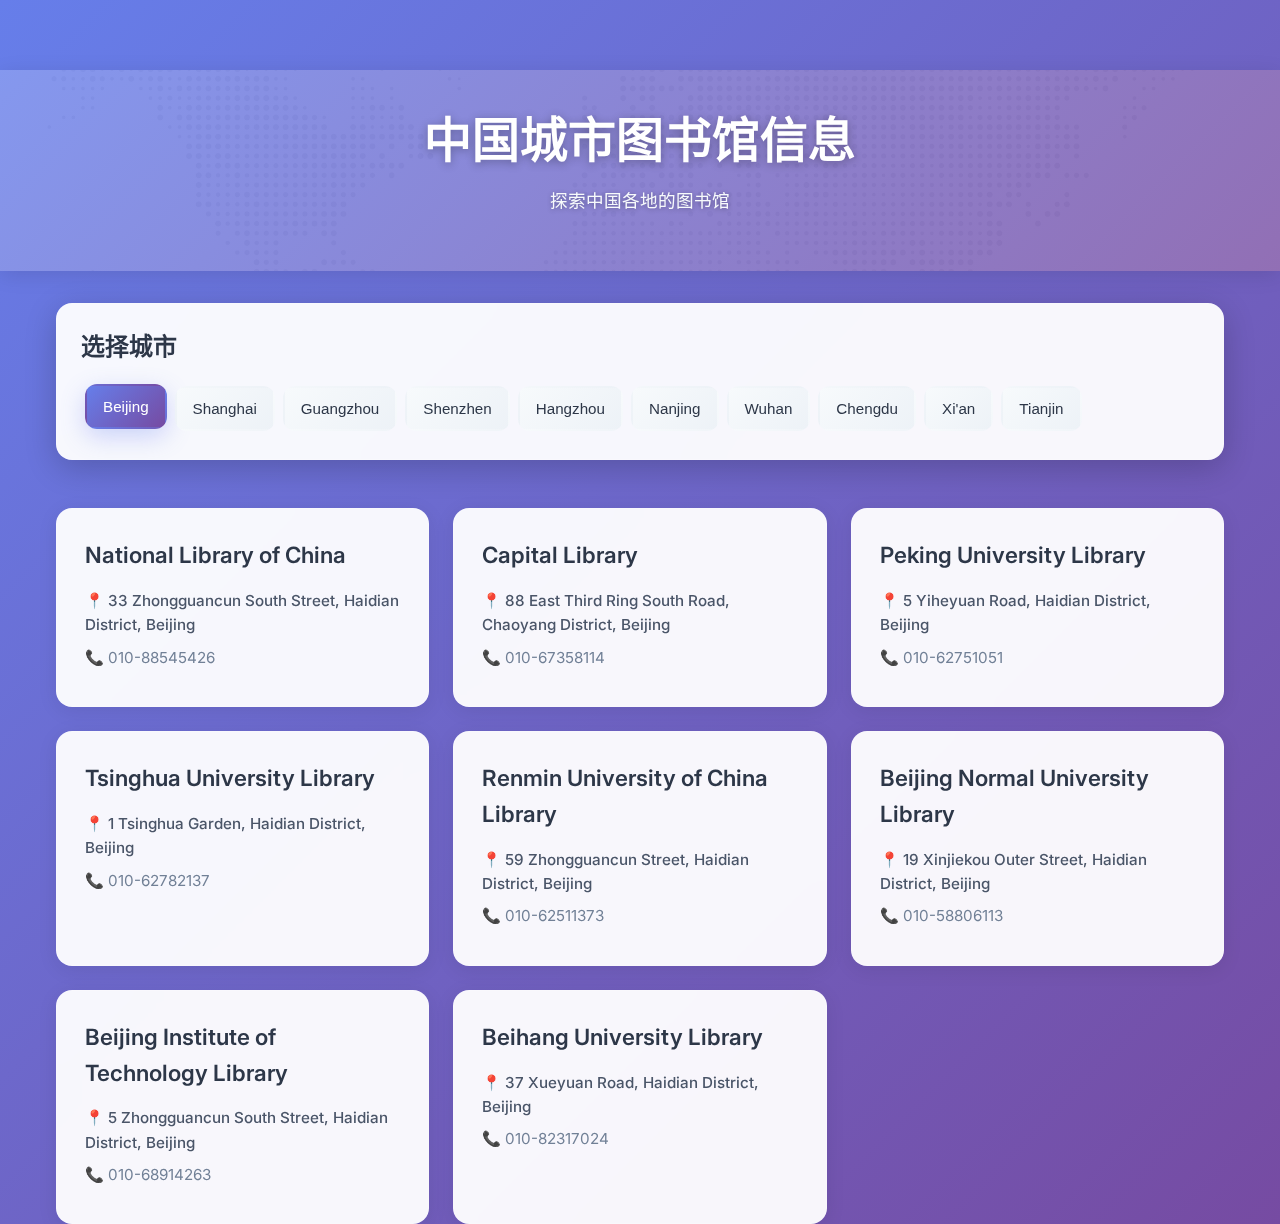
<file: index.html>
<!DOCTYPE html>
<html lang="zh-CN">
<head>
    <meta charset="UTF-8">
    <meta name="viewport" content="width=device-width, initial-scale=1.0">
    <title>中国城市图书馆信息</title>
    <link rel="stylesheet" href="style.css">
    <link rel="icon" href="data:image/svg+xml,<svg xmlns='http://www.w3.org/2000/svg' viewBox='0 0 100 100'><text y='.9em' font-size='90'>📚</text></svg>">
</head>
<body>
    <header>
        <h1>中国城市图书馆信息</h1>
        <p>探索中国各地的图书馆</p>
    </header>
    <main>
        <div id="city-list">
            <h2>选择城市</h2>
        </div>
        <div id="library-list"></div>
    </main>
    <div id="library-modal" class="modal hidden">
        <div class="modal-content">
            <button class="close-btn">&times;</button>
            <div id="library-details"></div>
        </div>
    </div>
    <script src="data.js"></script>
    <script src="script.js"></script>
</body>
</html>
</file>
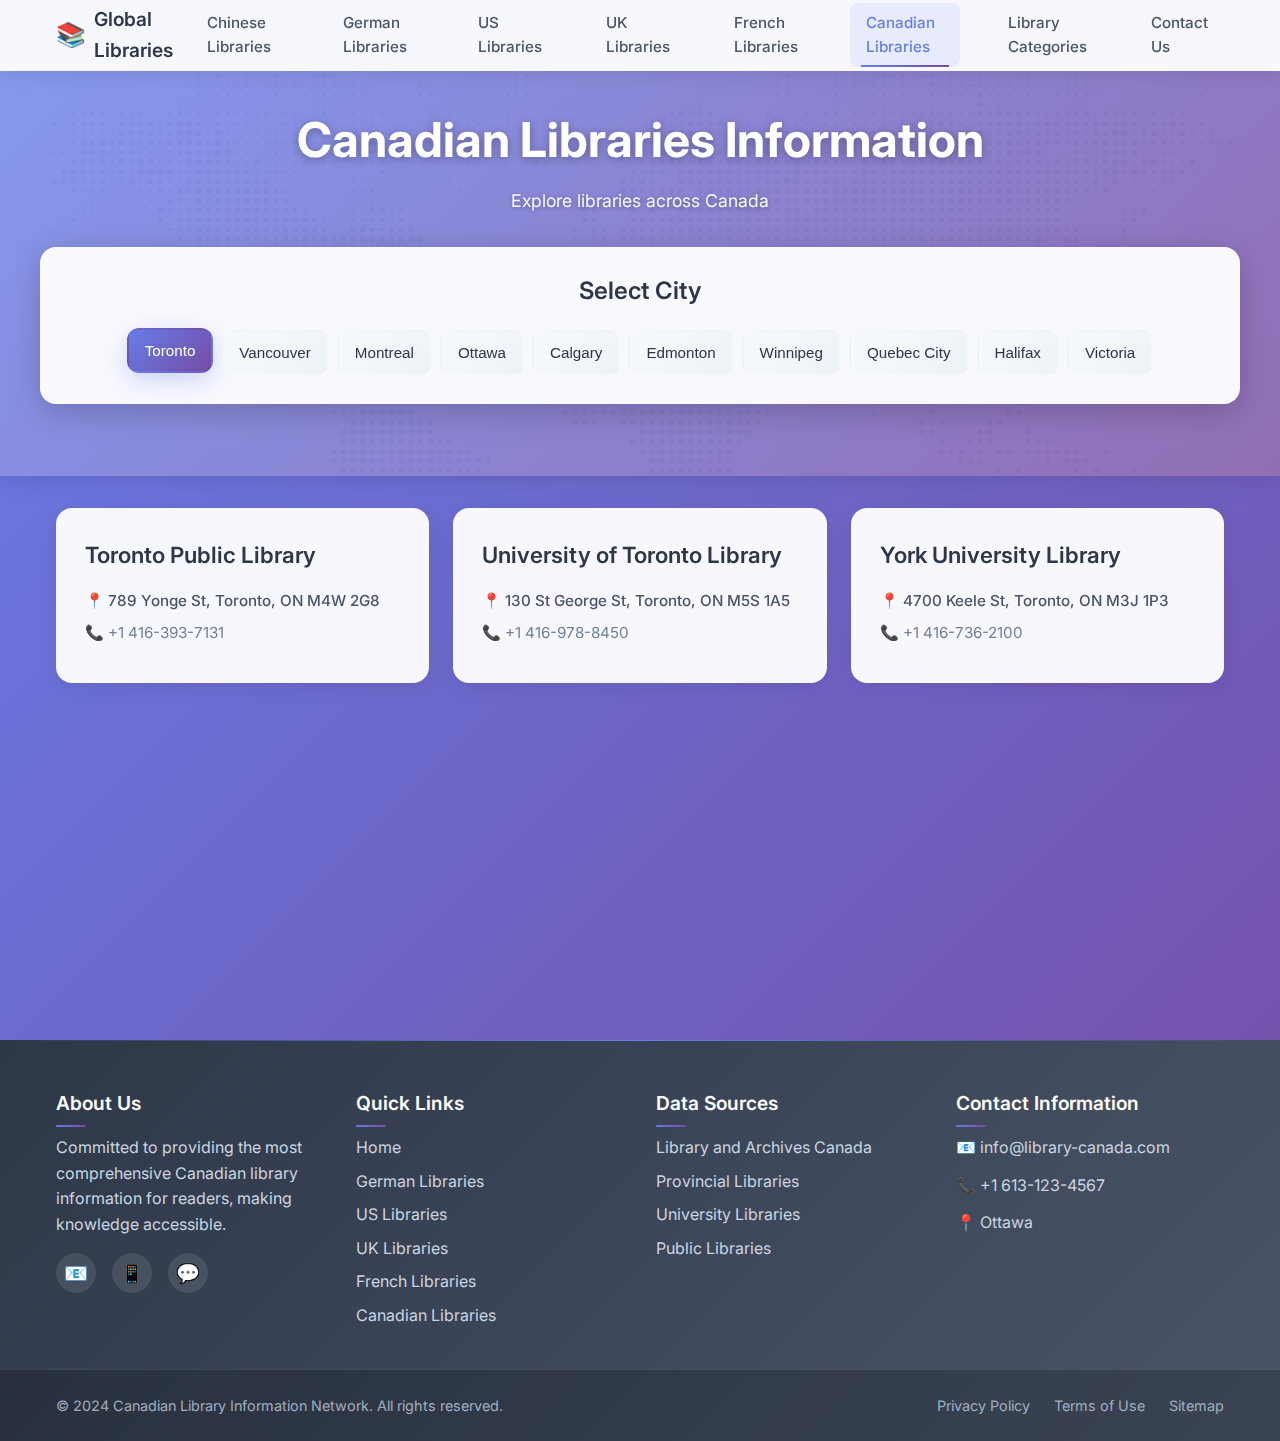
<file: canada.html>
<!DOCTYPE html>
<html lang="en">
<head>
    <meta charset="UTF-8">
    <meta name="viewport" content="width=device-width, initial-scale=1.0">
    <title>Canadian Libraries Information</title>
    <link rel="stylesheet" href="style.css">
    <link rel="icon" href="data:image/svg+xml,<svg xmlns='http://www.w3.org/2000/svg' viewBox='0 0 100 100'><text y='.9em' font-size='90'>📚</text></svg>">
</head>
<body>
    <!-- Navigation Menu -->
    <nav class="main-nav">
        <div class="nav-container">
            <div class="nav-logo">
                <a href="index.html">
                    <span class="logo-icon">📚</span>
                    <span class="logo-text">Global Libraries</span>
                </a>
            </div>
            
            <div class="nav-menu">
                <a href="index.html" class="nav-link">Chinese Libraries</a>
                <a href="germany.html" class="nav-link">German Libraries</a>
                <a href="usa.html" class="nav-link">US Libraries</a>
                <a href="uk.html" class="nav-link">UK Libraries</a>
                <a href="france.html" class="nav-link">French Libraries</a>
                <a href="canada.html" class="nav-link">Canadian Libraries</a>
                <a href="#" class="nav-link">Library Categories</a>
                <a href="#" class="nav-link">Contact Us</a>
            </div>
            
            <div class="nav-toggle" id="nav-toggle">
                <span></span>
                <span></span>
                <span></span>
            </div>
        </div>
    </nav>
    
    <header>
        <h1>Canadian Libraries Information</h1>
        <p>Explore libraries across Canada</p>
        <div id="city-list">
            <h2>Select City</h2>
        </div>
    </header>
    <main>
        <div id="library-list"></div>
    </main>
    
    <footer class="footer">
        <div class="footer-content">
            <div class="footer-section">
                <h3>About Us</h3>
                <p>Committed to providing the most comprehensive Canadian library information for readers, making knowledge accessible.</p>
                <div class="social-links">
                    <a href="#" class="social-link">📧</a>
                    <a href="#" class="social-link">📱</a>
                    <a href="#" class="social-link">💬</a>
                </div>
            </div>
            
            <div class="footer-section">
                <h3>Quick Links</h3>
                <ul class="footer-links">
                    <li><a href="index.html">Home</a></li>
                    <li><a href="germany.html">German Libraries</a></li>
                    <li><a href="usa.html">US Libraries</a></li>
                    <li><a href="uk.html">UK Libraries</a></li>
                    <li><a href="france.html">French Libraries</a></li>
                    <li><a href="canada.html">Canadian Libraries</a></li>
                </ul>
            </div>
            
            <div class="footer-section">
                <h3>Data Sources</h3>
                <ul class="footer-links">
                    <li><a href="#">Library and Archives Canada</a></li>
                    <li><a href="#">Provincial Libraries</a></li>
                    <li><a href="#">University Libraries</a></li>
                    <li><a href="#">Public Libraries</a></li>
                </ul>
            </div>
            
            <div class="footer-section">
                <h3>Contact Information</h3>
                <div class="contact-info">
                    <p>📧 info@library-canada.com</p>
                    <p>📞 +1 613-123-4567</p>
                    <p>📍 Ottawa</p>
                </div>
            </div>
        </div>
        
        <div class="footer-bottom">
            <div class="footer-bottom-content">
                <p>&copy; 2024 Canadian Library Information Network. All rights reserved.</p>
                <div class="footer-bottom-links">
                    <a href="#">Privacy Policy</a>
                    <a href="#">Terms of Use</a>
                    <a href="#">Sitemap</a>
                </div>
            </div>
        </div>
    </footer>
    
    <div id="library-modal" class="modal hidden">
        <div class="modal-content">
            <button class="close-btn">&times;</button>
            <div id="library-details"></div>
        </div>
    </div>
    <script src="canada-data.js"></script>
    <script src="canada-script.js"></script>
    <script src="nav.js"></script>
</body>
</html>
</file>
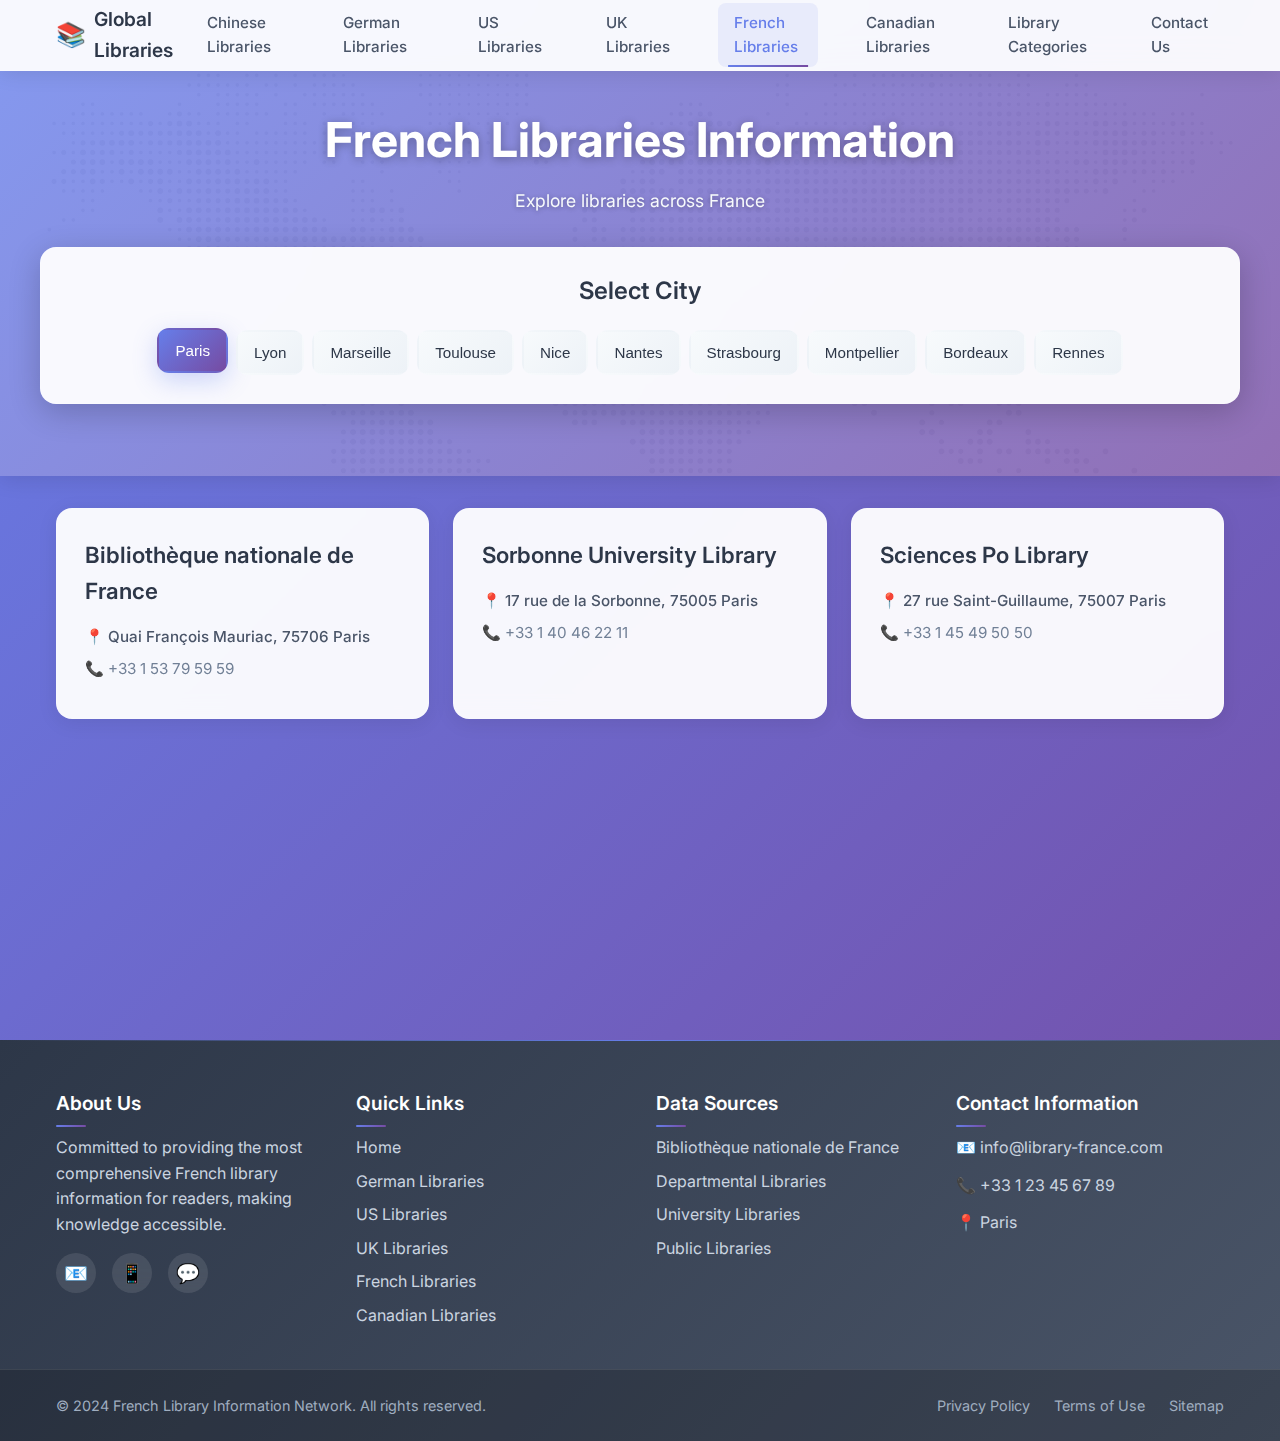
<file: france.html>
<!DOCTYPE html>
<html lang="en">
<head>
    <meta charset="UTF-8">
    <meta name="viewport" content="width=device-width, initial-scale=1.0">
    <title>French Libraries Information</title>
    <link rel="stylesheet" href="style.css">
    <link rel="icon" href="data:image/svg+xml,<svg xmlns='http://www.w3.org/2000/svg' viewBox='0 0 100 100'><text y='.9em' font-size='90'>📚</text></svg>">
</head>
<body>
    <!-- Navigation Menu -->
    <nav class="main-nav">
        <div class="nav-container">
            <div class="nav-logo">
                <a href="index.html">
                    <span class="logo-icon">📚</span>
                    <span class="logo-text">Global Libraries</span>
                </a>
            </div>
            
            <div class="nav-menu">
                <a href="index.html" class="nav-link">Chinese Libraries</a>
                <a href="germany.html" class="nav-link">German Libraries</a>
                <a href="usa.html" class="nav-link">US Libraries</a>
                <a href="uk.html" class="nav-link">UK Libraries</a>
                <a href="france.html" class="nav-link">French Libraries</a>
                <a href="canada.html" class="nav-link">Canadian Libraries</a>
                <a href="#" class="nav-link">Library Categories</a>
                <a href="#" class="nav-link">Contact Us</a>
            </div>
            
            <div class="nav-toggle" id="nav-toggle">
                <span></span>
                <span></span>
                <span></span>
            </div>
        </div>
    </nav>
    
    <header>
        <h1>French Libraries Information</h1>
        <p>Explore libraries across France</p>
        <div id="city-list">
            <h2>Select City</h2>
        </div>
    </header>
    <main>
        <div id="library-list"></div>
    </main>
    
    <footer class="footer">
        <div class="footer-content">
            <div class="footer-section">
                <h3>About Us</h3>
                <p>Committed to providing the most comprehensive French library information for readers, making knowledge accessible.</p>
                <div class="social-links">
                    <a href="#" class="social-link">📧</a>
                    <a href="#" class="social-link">📱</a>
                    <a href="#" class="social-link">💬</a>
                </div>
            </div>
            
            <div class="footer-section">
                <h3>Quick Links</h3>
                <ul class="footer-links">
                    <li><a href="index.html">Home</a></li>
                    <li><a href="germany.html">German Libraries</a></li>
                    <li><a href="usa.html">US Libraries</a></li>
                    <li><a href="uk.html">UK Libraries</a></li>
                    <li><a href="france.html">French Libraries</a></li>
                    <li><a href="canada.html">Canadian Libraries</a></li>
                </ul>
            </div>
            
            <div class="footer-section">
                <h3>Data Sources</h3>
                <ul class="footer-links">
                    <li><a href="#">Bibliothèque nationale de France</a></li>
                    <li><a href="#">Departmental Libraries</a></li>
                    <li><a href="#">University Libraries</a></li>
                    <li><a href="#">Public Libraries</a></li>
                </ul>
            </div>
            
            <div class="footer-section">
                <h3>Contact Information</h3>
                <div class="contact-info">
                    <p>📧 info@library-france.com</p>
                    <p>📞 +33 1 23 45 67 89</p>
                    <p>📍 Paris</p>
                </div>
            </div>
        </div>
        
        <div class="footer-bottom">
            <div class="footer-bottom-content">
                <p>&copy; 2024 French Library Information Network. All rights reserved.</p>
                <div class="footer-bottom-links">
                    <a href="#">Privacy Policy</a>
                    <a href="#">Terms of Use</a>
                    <a href="#">Sitemap</a>
                </div>
            </div>
        </div>
    </footer>
    
    <div id="library-modal" class="modal hidden">
        <div class="modal-content">
            <button class="close-btn">&times;</button>
            <div id="library-details"></div>
        </div>
    </div>
    <script src="france-data.js"></script>
    <script src="france-script.js"></script>
    <script src="nav.js"></script>
</body>
</html>
</file>
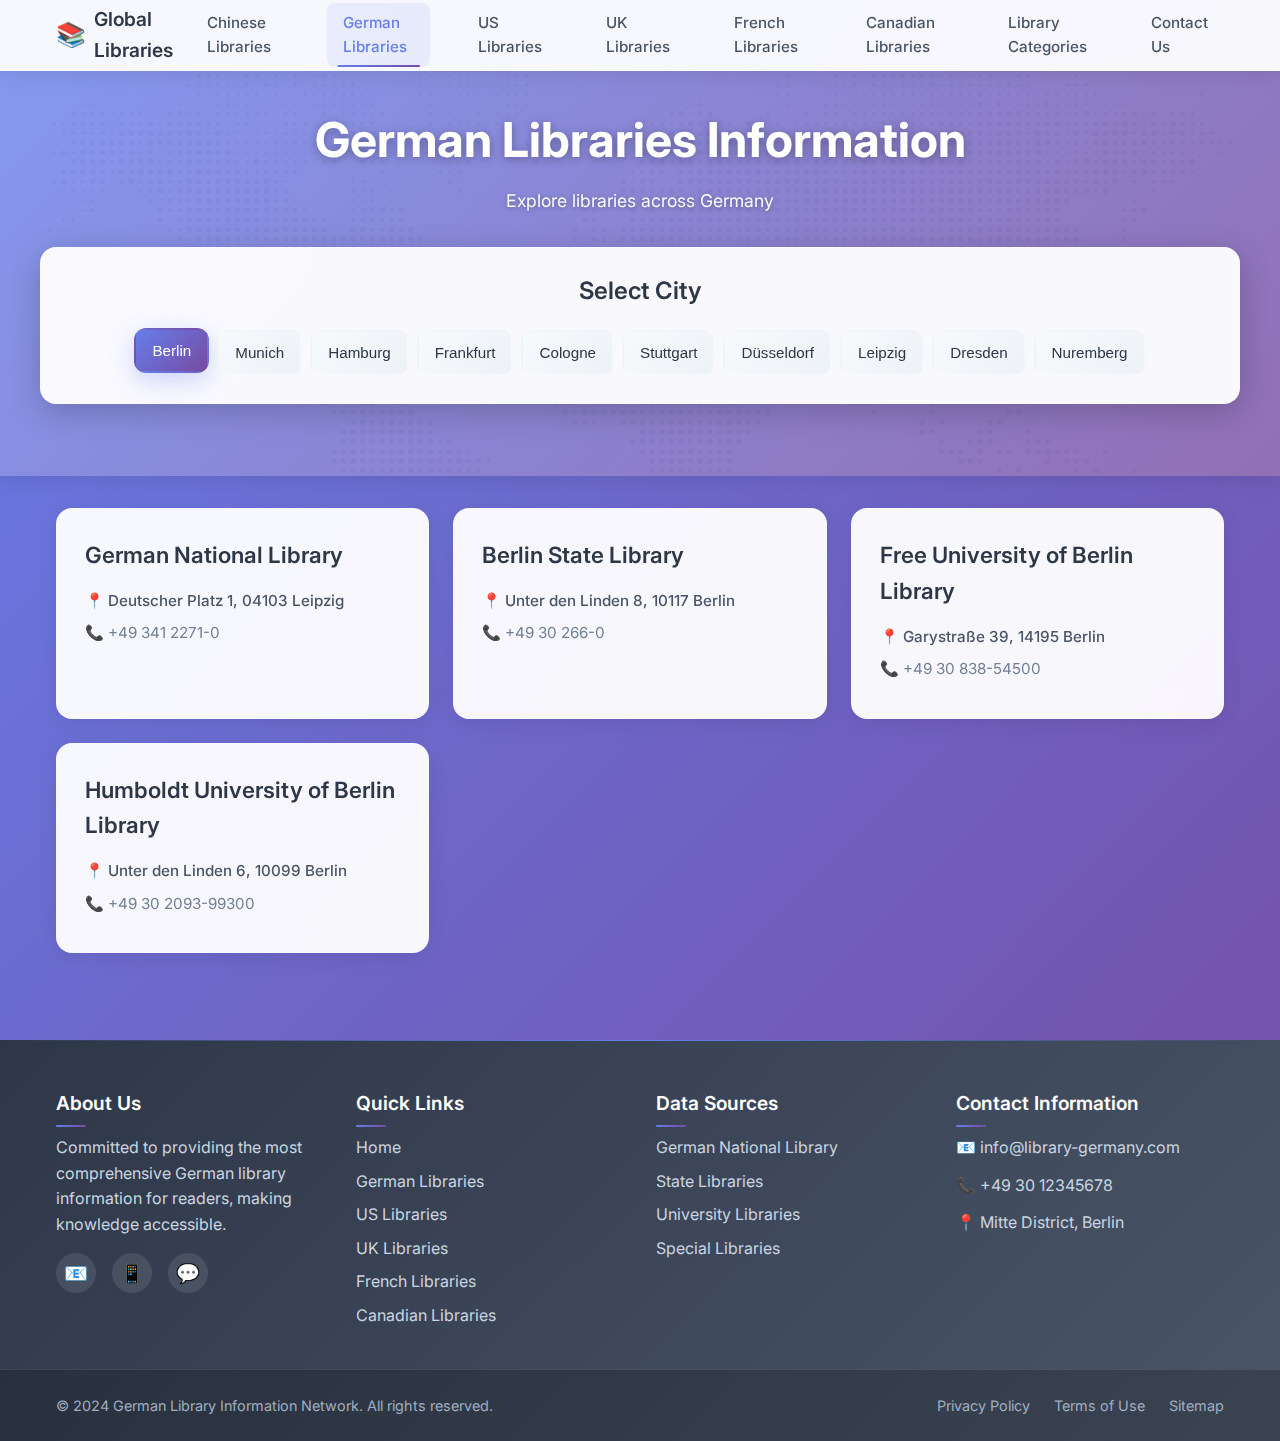
<file: germany.html>
<!DOCTYPE html>
<html lang="en">
<head>
    <meta charset="UTF-8">
    <meta name="viewport" content="width=device-width, initial-scale=1.0">
    <title>German Libraries Information</title>
    <link rel="stylesheet" href="style.css">
    <link rel="icon" href="data:image/svg+xml,<svg xmlns='http://www.w3.org/2000/svg' viewBox='0 0 100 100'><text y='.9em' font-size='90'>📚</text></svg>">
</head>
<body>
    <!-- Navigation Menu -->
    <nav class="main-nav">
        <div class="nav-container">
            <div class="nav-logo">
                <a href="index.html">
                    <span class="logo-icon">📚</span>
                    <span class="logo-text">Global Libraries</span>
                </a>
            </div>
            
            <div class="nav-menu">
                <a href="index.html" class="nav-link">Chinese Libraries</a>
                <a href="germany.html" class="nav-link">German Libraries</a>
                <a href="usa.html" class="nav-link">US Libraries</a>
                <a href="uk.html" class="nav-link">UK Libraries</a>
                <a href="france.html" class="nav-link">French Libraries</a>
                <a href="canada.html" class="nav-link">Canadian Libraries</a>
                <a href="#" class="nav-link">Library Categories</a>
                <a href="#" class="nav-link">Contact Us</a>
            </div>
            
            <div class="nav-toggle" id="nav-toggle">
                <span></span>
                <span></span>
                <span></span>
            </div>
        </div>
    </nav>
    
    <header>
        <h1>German Libraries Information</h1>
        <p>Explore libraries across Germany</p>
        <div id="city-list">
            <h2>Select City</h2>
        </div>
    </header>
    <main>
        <div id="library-list"></div>
    </main>
    
    <footer class="footer">
        <div class="footer-content">
            <div class="footer-section">
                <h3>About Us</h3>
                <p>Committed to providing the most comprehensive German library information for readers, making knowledge accessible.</p>
                <div class="social-links">
                    <a href="#" class="social-link">📧</a>
                    <a href="#" class="social-link">📱</a>
                    <a href="#" class="social-link">💬</a>
                </div>
            </div>
            
            <div class="footer-section">
                <h3>Quick Links</h3>
                <ul class="footer-links">
                    <li><a href="index.html">Home</a></li>
                    <li><a href="germany.html">German Libraries</a></li>
                    <li><a href="usa.html">US Libraries</a></li>
                    <li><a href="uk.html">UK Libraries</a></li>
                    <li><a href="france.html">French Libraries</a></li>
                    <li><a href="canada.html">Canadian Libraries</a></li>
                </ul>
            </div>
            
            <div class="footer-section">
                <h3>Data Sources</h3>
                <ul class="footer-links">
                    <li><a href="#">German National Library</a></li>
                    <li><a href="#">State Libraries</a></li>
                    <li><a href="#">University Libraries</a></li>
                    <li><a href="#">Special Libraries</a></li>
                </ul>
            </div>
            
            <div class="footer-section">
                <h3>Contact Information</h3>
                <div class="contact-info">
                    <p>📧 info@library-germany.com</p>
                    <p>📞 +49 30 12345678</p>
                    <p>📍 Mitte District, Berlin</p>
                </div>
            </div>
        </div>
        
        <div class="footer-bottom">
            <div class="footer-bottom-content">
                <p>&copy; 2024 German Library Information Network. All rights reserved.</p>
                <div class="footer-bottom-links">
                    <a href="#">Privacy Policy</a>
                    <a href="#">Terms of Use</a>
                    <a href="#">Sitemap</a>
                </div>
            </div>
        </div>
    </footer>
    
    <div id="library-modal" class="modal hidden">
        <div class="modal-content">
            <button class="close-btn">&times;</button>
            <div id="library-details"></div>
        </div>
    </div>
    <script src="germany-data.js"></script>
    <script src="germany-script.js"></script>
    <script src="nav.js"></script>
</body>
</html>
</file>
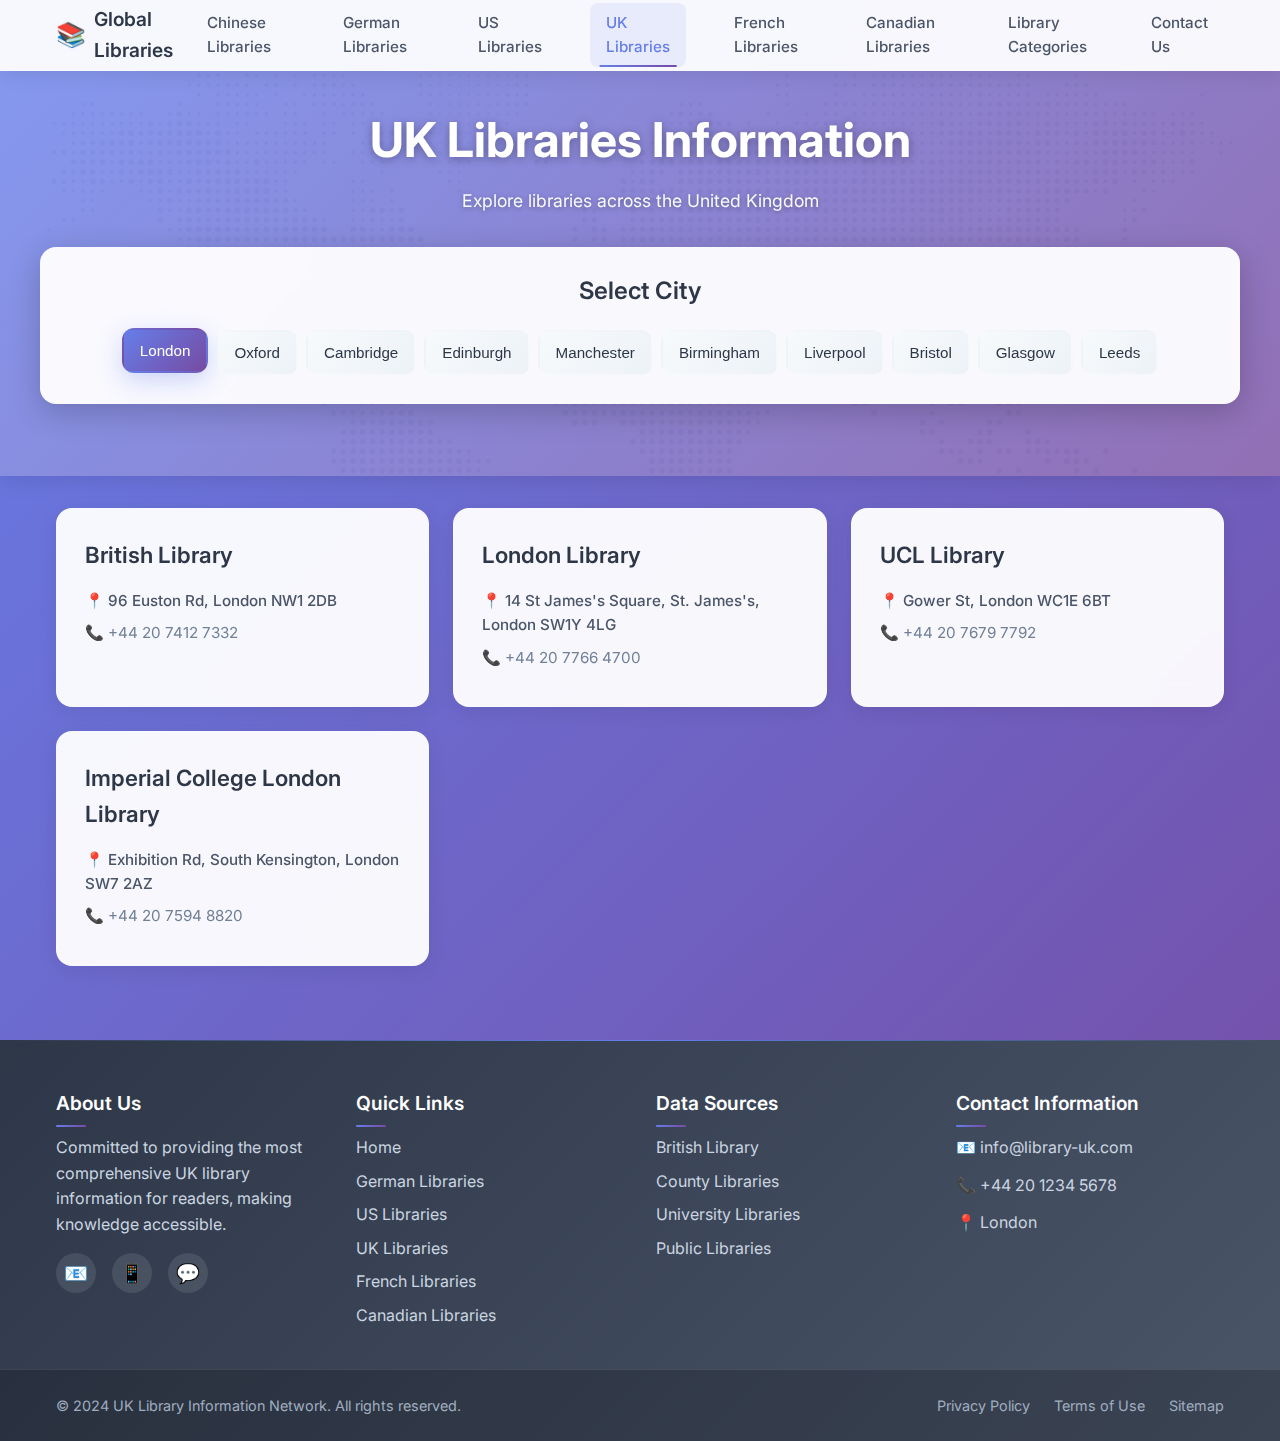
<file: uk.html>
<!DOCTYPE html>
<html lang="en">
<head>
    <meta charset="UTF-8">
    <meta name="viewport" content="width=device-width, initial-scale=1.0">
    <title>UK Libraries Information</title>
    <link rel="stylesheet" href="style.css">
    <link rel="icon" href="data:image/svg+xml,<svg xmlns='http://www.w3.org/2000/svg' viewBox='0 0 100 100'><text y='.9em' font-size='90'>📚</text></svg>">
</head>
<body>
    <!-- Navigation Menu -->
    <nav class="main-nav">
        <div class="nav-container">
            <div class="nav-logo">
                <a href="index.html">
                    <span class="logo-icon">📚</span>
                    <span class="logo-text">Global Libraries</span>
                </a>
            </div>
            
            <div class="nav-menu">
                <a href="index.html" class="nav-link">Chinese Libraries</a>
                <a href="germany.html" class="nav-link">German Libraries</a>
                <a href="usa.html" class="nav-link">US Libraries</a>
                <a href="uk.html" class="nav-link">UK Libraries</a>
                <a href="france.html" class="nav-link">French Libraries</a>
                <a href="canada.html" class="nav-link">Canadian Libraries</a>
                <a href="#" class="nav-link">Library Categories</a>
                <a href="#" class="nav-link">Contact Us</a>
            </div>
            
            <div class="nav-toggle" id="nav-toggle">
                <span></span>
                <span></span>
                <span></span>
            </div>
        </div>
    </nav>
    
    <header>
        <h1>UK Libraries Information</h1>
        <p>Explore libraries across the United Kingdom</p>
        <div id="city-list">
            <h2>Select City</h2>
        </div>
    </header>
    <main>
        <div id="library-list"></div>
    </main>
    
    <footer class="footer">
        <div class="footer-content">
            <div class="footer-section">
                <h3>About Us</h3>
                <p>Committed to providing the most comprehensive UK library information for readers, making knowledge accessible.</p>
                <div class="social-links">
                    <a href="#" class="social-link">📧</a>
                    <a href="#" class="social-link">📱</a>
                    <a href="#" class="social-link">💬</a>
                </div>
            </div>
            
            <div class="footer-section">
                <h3>Quick Links</h3>
                <ul class="footer-links">
                    <li><a href="index.html">Home</a></li>
                    <li><a href="germany.html">German Libraries</a></li>
                    <li><a href="usa.html">US Libraries</a></li>
                    <li><a href="uk.html">UK Libraries</a></li>
                    <li><a href="france.html">French Libraries</a></li>
                    <li><a href="canada.html">Canadian Libraries</a></li>
                </ul>
            </div>
            
            <div class="footer-section">
                <h3>Data Sources</h3>
                <ul class="footer-links">
                    <li><a href="#">British Library</a></li>
                    <li><a href="#">County Libraries</a></li>
                    <li><a href="#">University Libraries</a></li>
                    <li><a href="#">Public Libraries</a></li>
                </ul>
            </div>
            
            <div class="footer-section">
                <h3>Contact Information</h3>
                <div class="contact-info">
                    <p>📧 info@library-uk.com</p>
                    <p>📞 +44 20 1234 5678</p>
                    <p>📍 London</p>
                </div>
            </div>
        </div>
        
        <div class="footer-bottom">
            <div class="footer-bottom-content">
                <p>&copy; 2024 UK Library Information Network. All rights reserved.</p>
                <div class="footer-bottom-links">
                    <a href="#">Privacy Policy</a>
                    <a href="#">Terms of Use</a>
                    <a href="#">Sitemap</a>
                </div>
            </div>
        </div>
    </footer>
    
    <div id="library-modal" class="modal hidden">
        <div class="modal-content">
            <button class="close-btn">&times;</button>
            <div id="library-details"></div>
        </div>
    </div>
    <script src="uk-data.js"></script>
    <script src="uk-script.js"></script>
    <script src="nav.js"></script>
</body>
</html>
</file>
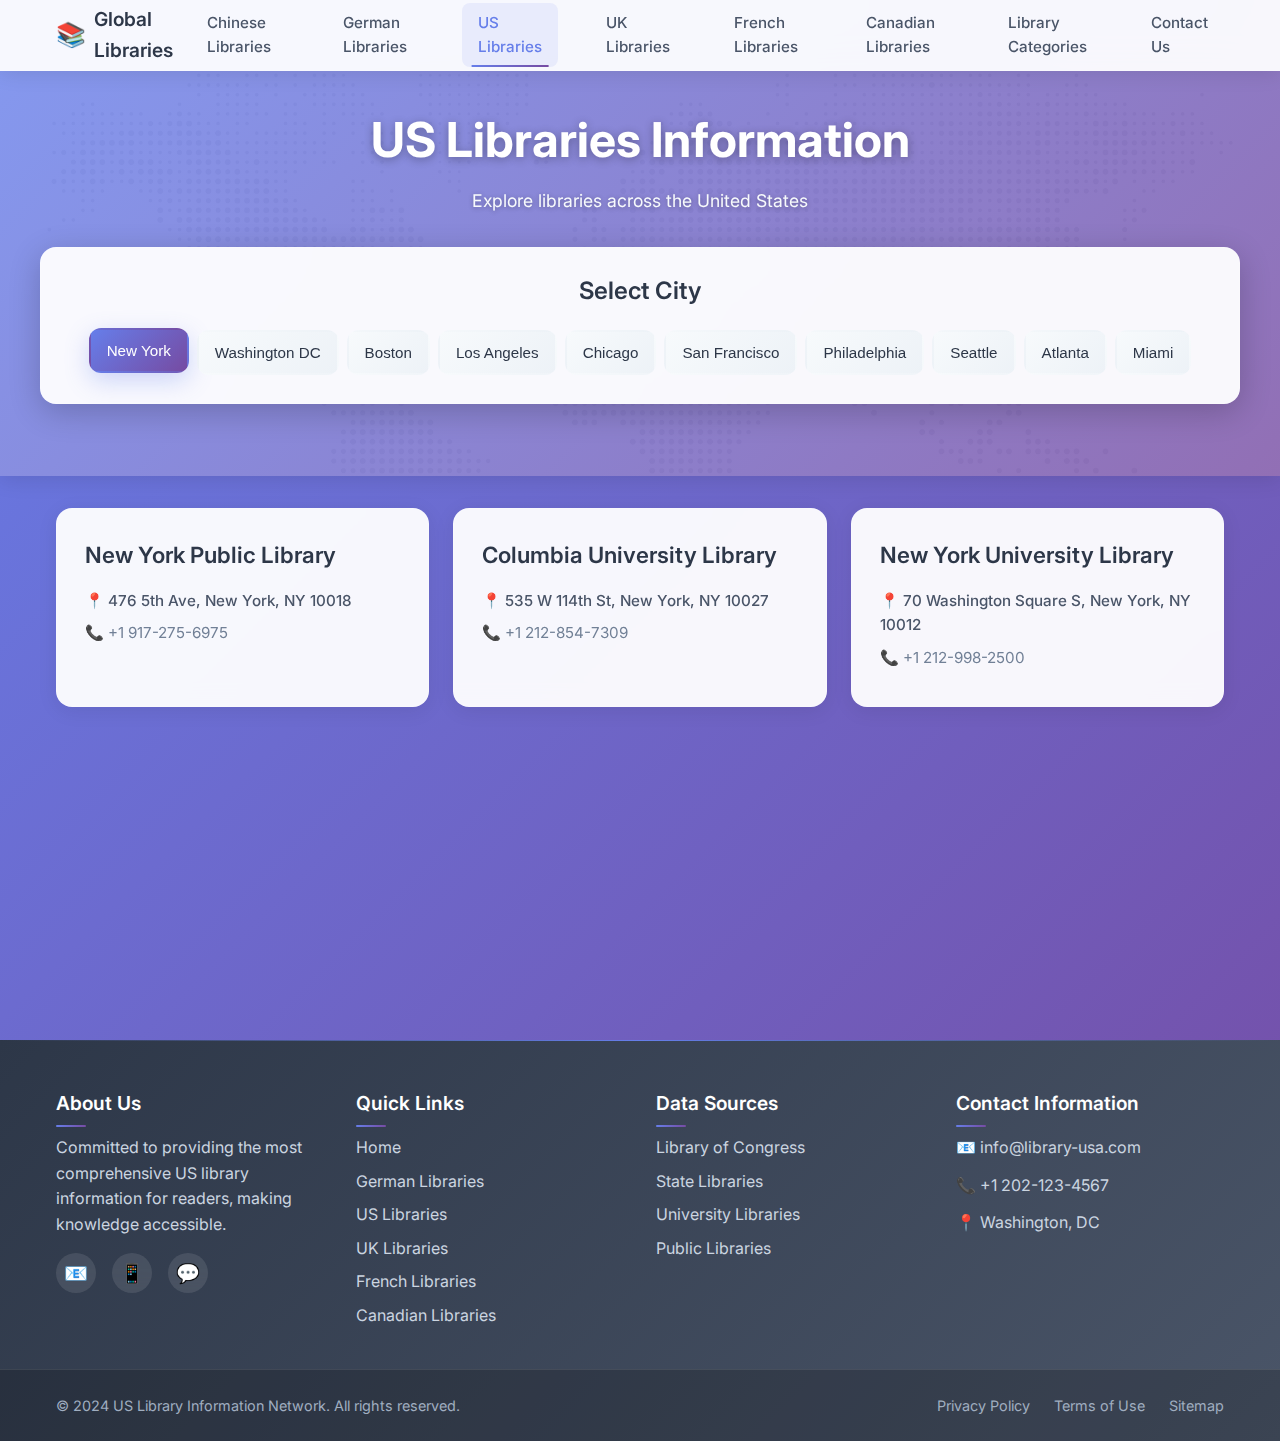
<file: usa.html>
<!DOCTYPE html>
<html lang="en">
<head>
    <meta charset="UTF-8">
    <meta name="viewport" content="width=device-width, initial-scale=1.0">
    <title>US Libraries Information</title>
    <link rel="stylesheet" href="style.css">
    <link rel="icon" href="data:image/svg+xml,<svg xmlns='http://www.w3.org/2000/svg' viewBox='0 0 100 100'><text y='.9em' font-size='90'>📚</text></svg>">
</head>
<body>
    <!-- Navigation Menu -->
    <nav class="main-nav">
        <div class="nav-container">
            <div class="nav-logo">
                <a href="index.html">
                    <span class="logo-icon">📚</span>
                    <span class="logo-text">Global Libraries</span>
                </a>
            </div>
            
            <div class="nav-menu">
                <a href="index.html" class="nav-link">Chinese Libraries</a>
                <a href="germany.html" class="nav-link">German Libraries</a>
                <a href="usa.html" class="nav-link">US Libraries</a>
                <a href="uk.html" class="nav-link">UK Libraries</a>
                <a href="france.html" class="nav-link">French Libraries</a>
                <a href="canada.html" class="nav-link">Canadian Libraries</a>
                <a href="#" class="nav-link">Library Categories</a>
                <a href="#" class="nav-link">Contact Us</a>
            </div>
            
            <div class="nav-toggle" id="nav-toggle">
                <span></span>
                <span></span>
                <span></span>
            </div>
        </div>
    </nav>
    
    <header>
        <h1>US Libraries Information</h1>
        <p>Explore libraries across the United States</p>
        <div id="city-list">
            <h2>Select City</h2>
        </div>
    </header>
    <main>
        <div id="library-list"></div>
    </main>
    
    <footer class="footer">
        <div class="footer-content">
            <div class="footer-section">
                <h3>About Us</h3>
                <p>Committed to providing the most comprehensive US library information for readers, making knowledge accessible.</p>
                <div class="social-links">
                    <a href="#" class="social-link">📧</a>
                    <a href="#" class="social-link">📱</a>
                    <a href="#" class="social-link">💬</a>
                </div>
            </div>
            
            <div class="footer-section">
                <h3>Quick Links</h3>
                <ul class="footer-links">
                    <li><a href="index.html">Home</a></li>
                    <li><a href="germany.html">German Libraries</a></li>
                    <li><a href="usa.html">US Libraries</a></li>
                    <li><a href="uk.html">UK Libraries</a></li>
                    <li><a href="france.html">French Libraries</a></li>
                    <li><a href="canada.html">Canadian Libraries</a></li>
                </ul>
            </div>
            
            <div class="footer-section">
                <h3>Data Sources</h3>
                <ul class="footer-links">
                    <li><a href="#">Library of Congress</a></li>
                    <li><a href="#">State Libraries</a></li>
                    <li><a href="#">University Libraries</a></li>
                    <li><a href="#">Public Libraries</a></li>
                </ul>
            </div>
            
            <div class="footer-section">
                <h3>Contact Information</h3>
                <div class="contact-info">
                    <p>📧 info@library-usa.com</p>
                    <p>📞 +1 202-123-4567</p>
                    <p>📍 Washington, DC</p>
                </div>
            </div>
        </div>
        
        <div class="footer-bottom">
            <div class="footer-bottom-content">
                <p>&copy; 2024 US Library Information Network. All rights reserved.</p>
                <div class="footer-bottom-links">
                    <a href="#">Privacy Policy</a>
                    <a href="#">Terms of Use</a>
                    <a href="#">Sitemap</a>
                </div>
            </div>
        </div>
    </footer>
    
    <div id="library-modal" class="modal hidden">
        <div class="modal-content">
            <button class="close-btn">&times;</button>
            <div id="library-details"></div>
        </div>
    </div>
    <script src="usa-data.js"></script>
    <script src="usa-script.js"></script>
    <script src="nav.js"></script>
</body>
</html>
</file>
<file: style.css>
@import url('https://fonts.googleapis.com/css2?family=Inter:wght@300;400;500;600;700&display=swap');

* {
    box-sizing: border-box;
}

/* 导航菜单样式 */
.main-nav {
    position: fixed;
    top: 0;
    left: 0;
    right: 0;
    background: rgba(255, 255, 255, 0.95);
    backdrop-filter: blur(15px);
    border-bottom: 1px solid rgba(255, 255, 255, 0.2);
    z-index: 1000;
    box-shadow: 0 2px 20px rgba(0, 0, 0, 0.1);
}

.nav-container {
    max-width: 1200px;
    margin: 0 auto;
    padding: 0 1rem;
    display: flex;
    align-items: center;
    justify-content: space-between;
    height: 70px;
}

.nav-logo a {
    display: flex;
    align-items: center;
    text-decoration: none;
    color: #2d3748;
    font-weight: 600;
    font-size: 1.2rem;
    transition: all 0.3s ease;
}

.nav-logo a:hover {
    color: #667eea;
    transform: translateY(-1px);
}

.logo-icon {
    font-size: 1.5rem;
    margin-right: 0.5rem;
}

.nav-menu {
    display: flex;
    align-items: center;
    gap: 2rem;
}

.nav-link {
    text-decoration: none;
    color: #4a5568;
    font-weight: 500;
    font-size: 0.95rem;
    padding: 0.5rem 1rem;
    border-radius: 8px;
    transition: all 0.3s ease;
    position: relative;
}

.nav-link::before {
    content: '';
    position: absolute;
    bottom: 0;
    left: 50%;
    width: 0;
    height: 2px;
    background: linear-gradient(90deg, #667eea, #764ba2);
    transition: all 0.3s ease;
    transform: translateX(-50%);
}

.nav-link:hover::before {
    width: 80%;
}

.nav-link:hover {
    color: #667eea;
    background: rgba(102, 126, 234, 0.1);
}

.nav-link.active {
    color: #667eea;
    background: rgba(102, 126, 234, 0.1);
}

.nav-link.active::before {
    width: 80%;
}

.nav-toggle {
    display: none;
    flex-direction: column;
    cursor: pointer;
    gap: 4px;
}

.nav-toggle span {
    width: 25px;
    height: 3px;
    background: #4a5568;
    border-radius: 2px;
    transition: all 0.3s ease;
}

.nav-toggle.active span:nth-child(1) {
    transform: rotate(45deg) translate(6px, 6px);
}

.nav-toggle.active span:nth-child(2) {
    opacity: 0;
}

.nav-toggle.active span:nth-child(3) {
    transform: rotate(-45deg) translate(6px, -6px);
}

body {
    font-family: 'Inter', -apple-system, BlinkMacSystemFont, 'Segoe UI', Roboto, sans-serif;
    background: linear-gradient(135deg, #667eea 0%, #764ba2 100%);
    color: #2d3748;
    margin: 0;
    padding: 0;
    padding-top: 70px; /* 为固定导航栏留出空间 */
    min-height: 100vh;
    line-height: 1.6;
}

header {
    background: rgba(255, 255, 255, 0.95);
    background-image: url('world.png');
    background-size: cover;
    background-position: center;
    background-repeat: no-repeat;
    backdrop-filter: blur(10px);
    color: #2d3748;
    padding: 2rem 0 1.5rem 0;
    text-align: center;
    box-shadow: 0 4px 20px rgba(0, 0, 0, 0.1);
    position: relative;
    overflow: hidden;
}

header::before {
    content: '';
    position: absolute;
    top: 0;
    left: 0;
    right: 0;
    bottom: 0;
    background: linear-gradient(135deg, rgba(102, 126, 234, 0.8), rgba(118, 75, 162, 0.8));
    z-index: -1;
}

h1 {
    margin: 0 0 0.5rem 0;
    font-size: clamp(2rem, 5vw, 3rem);
    font-weight: 700;
    color: #fff;
    text-shadow: 0 2px 10px rgba(0, 0, 0, 0.3);
}

header p {
    font-size: 1.1rem;
    color: #f7fafc;
    margin: 0 0 2rem 0;
    font-weight: 400;
    text-shadow: 0 1px 5px rgba(0, 0, 0, 0.3);
}

#city-list {
    max-width: 1200px;
    margin: 0 auto;
    padding: 0 1rem;
    background: rgba(255, 255, 255, 0.95);
    backdrop-filter: blur(15px);
    border-radius: 16px;
    padding: 1.5rem;
    box-shadow: 0 8px 32px rgba(0, 0, 0, 0.2);
    margin-bottom: 3rem;
    border: 1px solid rgba(255, 255, 255, 0.2);
}

main {
    max-width: 1200px;
    margin: 0 auto;
    padding: 2rem 1rem 0 1rem;
    min-height: calc(100vh - 400px);
}

#city-list h2 {
    margin: 0 0 1rem 0;
    font-size: 1.5rem;
    color: #2d3748;
    font-weight: 600;
}

#library-list {
    display: grid;
    grid-template-columns: repeat(auto-fill, minmax(320px, 1fr));
    gap: 1.5rem;
    align-content: start;
}

.city-btn {
    display: inline-block;
    background: linear-gradient(135deg, #f7fafc, #edf2f7);
    color: #2d3748;
    border: 2px solid transparent;
    border-radius: 12px;
    padding: 0.75rem 1rem;
    margin: 0.25rem;
    font-size: 0.95rem;
    font-weight: 500;
    cursor: pointer;
    transition: all 0.3s cubic-bezier(0.4, 0, 0.2, 1);
    position: relative;
    overflow: hidden;
}

.city-btn::before {
    content: '';
    position: absolute;
    top: 0;
    left: -100%;
    width: 100%;
    height: 100%;
    background: linear-gradient(90deg, transparent, rgba(255, 255, 255, 0.4), transparent);
    transition: left 0.5s;
}

.city-btn:hover::before {
    left: 100%;
}

.city-btn:hover, .city-btn.active {
    background: linear-gradient(135deg, #667eea, #764ba2);
    color: #fff;
    transform: translateY(-2px);
    box-shadow: 0 8px 25px rgba(102, 126, 234, 0.3);
}

.library-card {
    background: rgba(255, 255, 255, 0.95);
    backdrop-filter: blur(10px);
    border-radius: 16px;
    box-shadow: 0 4px 20px rgba(0, 0, 0, 0.08);
    padding: 1.75rem;
    cursor: pointer;
    transition: all 0.3s cubic-bezier(0.4, 0, 0.2, 1);
    border: 1px solid rgba(255, 255, 255, 0.2);
    position: relative;
    overflow: hidden;
}

.library-card::before {
    content: '';
    position: absolute;
    top: 0;
    left: 0;
    right: 0;
    height: 4px;
    background: linear-gradient(90deg, #667eea, #764ba2);
    transform: scaleX(0);
    transition: transform 0.3s ease;
}

.library-card:hover::before {
    transform: scaleX(1);
}

.library-card:hover {
    transform: translateY(-8px) scale(1.02);
    box-shadow: 0 20px 40px rgba(0, 0, 0, 0.15);
}

.library-card h3 {
    margin: 0 0 1rem 0;
    font-size: 1.4rem;
    color: #2d3748;
    font-weight: 600;
}

.library-card p {
    margin: 0.5rem 0;
    color: #718096;
    font-size: 0.95rem;
    display: flex;
    align-items: center;
    gap: 0.5rem;
}

.library-card p:first-of-type {
    color: #4a5568;
    font-weight: 500;
}

.library-icon {
    width: 16px;
    height: 16px;
    opacity: 0.6;
}

/* Modal styles */
.modal {
    position: fixed;
    top: 0; left: 0; right: 0; bottom: 0;
    background: rgba(0, 0, 0, 0.5);
    backdrop-filter: blur(5px);
    display: flex;
    align-items: center;
    justify-content: center;
    z-index: 1000;
    padding: 1rem;
    opacity: 0;
    transition: opacity 0.3s ease;
}

.modal.show {
    opacity: 1;
}

.modal.hidden {
    display: none;
}

.modal-content {
    background: rgba(255, 255, 255, 0.98);
    backdrop-filter: blur(20px);
    border-radius: 20px;
    padding: 2.5rem;
    min-width: 320px;
    max-width: 90vw;
    max-height: 90vh;
    overflow-y: auto;
    box-shadow: 0 25px 50px rgba(0, 0, 0, 0.25);
    position: relative;
    transform: scale(0.9);
    transition: transform 0.3s ease;
}

.modal.show .modal-content {
    transform: scale(1);
}

.close-btn {
    position: absolute;
    top: 1.5rem;
    right: 1.5rem;
    width: 40px;
    height: 40px;
    border-radius: 50%;
    background: #f7fafc;
    border: none;
    font-size: 1.5rem;
    color: #718096;
    cursor: pointer;
    transition: all 0.2s ease;
    display: flex;
    align-items: center;
    justify-content: center;
}

.close-btn:hover {
    background: #e2e8f0;
    color: #2d3748;
    transform: rotate(90deg);
}

.modal-content h2 {
    margin: 0 0 1.5rem 0;
    font-size: 1.8rem;
    color: #2d3748;
    font-weight: 600;
}

.modal-content p {
    margin: 1rem 0;
    line-height: 1.7;
}

.modal-content a {
    color: #667eea;
    text-decoration: none;
    font-weight: 500;
    transition: color 0.2s;
}

.modal-content a:hover {
    color: #764ba2;
    text-decoration: underline;
}

/* Mobile Responsive */
@media (max-width: 768px) {
    body {
        background: linear-gradient(180deg, #667eea 0%, #764ba2 100%);
    }
    
    .nav-menu {
        position: fixed;
        top: 70px;
        left: 0;
        right: 0;
        background: rgba(255, 255, 255, 0.98);
        backdrop-filter: blur(15px);
        flex-direction: column;
        padding: 1rem 0;
        gap: 0;
        transform: translateY(-100%);
        opacity: 0;
        visibility: hidden;
        transition: all 0.3s ease;
        border-bottom: 1px solid rgba(255, 255, 255, 0.2);
    }
    
    .nav-menu.active {
        transform: translateY(0);
        opacity: 1;
        visibility: visible;
    }
    
    .nav-link {
        width: 100%;
        text-align: center;
        padding: 1rem;
        border-radius: 0;
    }
    
    .nav-toggle {
        display: flex;
    }
    
    header {
        padding: 1.5rem 0 1rem 0;
    }
    
    header p {
        margin: 0 0 1.5rem 0;
    }
    
    #city-list {
        margin: 0 0.75rem 1.5rem 0.75rem;
        padding: 1rem;
    }
    
    #city-list h2 {
        font-size: 1.3rem;
        margin-bottom: 0.75rem;
    }
    
    .city-btn {
        padding: 0.6rem 0.8rem;
        font-size: 0.9rem;
        margin: 0.2rem;
    }
    
    main {
        padding: 0 0.75rem;
    }
    
    #library-list {
        grid-template-columns: 1fr;
        gap: 1rem;
    }
    
    .library-card {
        padding: 1.25rem;
    }
    
    .library-card h3 {
        font-size: 1.2rem;
    }
    
    .modal-content {
        padding: 1.5rem;
        margin: 1rem;
    }
    
    .close-btn {
        top: 1rem;
        right: 1rem;
        width: 35px;
        height: 35px;
        font-size: 1.2rem;
    }
}

@media (max-width: 480px) {
    h1 {
        font-size: 1.8rem;
    }
    
    header p {
        font-size: 1rem;
    }
    
    .city-btn {
        padding: 0.875rem 1rem;
        font-size: 0.95rem;
    }
    
    .library-card {
        padding: 1rem;
    }
    
    .modal-content {
        padding: 1.25rem;
    }
    
    .modal-content h2 {
        font-size: 1.5rem;
    }
}

/* Loading animation */
.loading {
    display: inline-block;
    width: 20px;
    height: 20px;
    border: 3px solid rgba(255, 255, 255, 0.3);
    border-radius: 50%;
    border-top-color: #fff;
    animation: spin 1s ease-in-out infinite;
}

@keyframes spin {
    to { transform: rotate(360deg); }
}

/* Scrollbar styling */
::-webkit-scrollbar {
    width: 8px;
}

::-webkit-scrollbar-track {
    background: #f1f1f1;
    border-radius: 4px;
}

::-webkit-scrollbar-thumb {
    background: #c1c1c1;
    border-radius: 4px;
}

::-webkit-scrollbar-thumb:hover {
    background: #a8a8a8;
}

/* Footer Styles */
.footer {
    background: linear-gradient(135deg, #2d3748 0%, #4a5568 100%);
    color: #e2e8f0;
    margin-top: 4rem;
    position: relative;
    overflow: hidden;
}

.footer::before {
    content: '';
    position: absolute;
    top: 0;
    left: 0;
    right: 0;
    height: 1px;
    background: linear-gradient(90deg, transparent, #667eea, transparent);
}

.footer-content {
    max-width: 1200px;
    margin: 0 auto;
    padding: 3rem 1rem 2rem 1rem;
    display: grid;
    grid-template-columns: repeat(auto-fit, minmax(250px, 1fr));
    gap: 2rem;
}

.footer-section h3 {
    color: #fff;
    font-size: 1.2rem;
    font-weight: 600;
    margin: 0 0 1rem 0;
    position: relative;
}

.footer-section h3::after {
    content: '';
    position: absolute;
    bottom: -0.5rem;
    left: 0;
    width: 30px;
    height: 2px;
    background: linear-gradient(90deg, #667eea, #764ba2);
    border-radius: 1px;
}

.footer-section p {
    color: #cbd5e0;
    line-height: 1.6;
    margin: 0 0 1rem 0;
}

.social-links {
    display: flex;
    gap: 1rem;
    margin-top: 1rem;
}

.social-link {
    display: inline-flex;
    align-items: center;
    justify-content: center;
    width: 40px;
    height: 40px;
    background: rgba(255, 255, 255, 0.1);
    border-radius: 50%;
    color: #e2e8f0;
    text-decoration: none;
    font-size: 1.2rem;
    transition: all 0.3s ease;
    backdrop-filter: blur(10px);
}

.social-link:hover {
    background: rgba(102, 126, 234, 0.3);
    transform: translateY(-2px);
    color: #fff;
}

.footer-links {
    list-style: none;
    padding: 0;
    margin: 0;
}

.footer-links li {
    margin-bottom: 0.5rem;
}

.footer-links a {
    color: #cbd5e0;
    text-decoration: none;
    transition: color 0.3s ease;
    position: relative;
    padding-left: 0;
}

.footer-links a::before {
    content: '→';
    position: absolute;
    left: -1rem;
    opacity: 0;
    transition: all 0.3s ease;
    color: #667eea;
}

.footer-links a:hover {
    color: #fff;
    padding-left: 1rem;
}

.footer-links a:hover::before {
    opacity: 1;
}

.contact-info p {
    display: flex;
    align-items: center;
    gap: 0.5rem;
    margin-bottom: 0.75rem;
    color: #cbd5e0;
}

.footer-bottom {
    background: rgba(0, 0, 0, 0.2);
    border-top: 1px solid rgba(255, 255, 255, 0.1);
    padding: 1.5rem 0;
}

.footer-bottom-content {
    max-width: 1200px;
    margin: 0 auto;
    padding: 0 1rem;
    display: flex;
    justify-content: space-between;
    align-items: center;
    flex-wrap: wrap;
    gap: 1rem;
}

.footer-bottom p {
    color: #a0aec0;
    margin: 0;
    font-size: 0.9rem;
}

.footer-bottom-links {
    display: flex;
    gap: 1.5rem;
}

.footer-bottom-links a {
    color: #a0aec0;
    text-decoration: none;
    font-size: 0.9rem;
    transition: color 0.3s ease;
}

.footer-bottom-links a:hover {
    color: #667eea;
}

/* Footer Responsive */
@media (max-width: 768px) {
    .footer-content {
        grid-template-columns: 1fr;
        gap: 2rem;
        padding: 2rem 1rem 1.5rem 1rem;
    }
    
    .footer-section h3 {
        font-size: 1.1rem;
    }
    
    .footer-bottom-content {
        flex-direction: column;
        text-align: center;
        gap: 0.75rem;
    }
    
    .footer-bottom-links {
        justify-content: center;
        gap: 1rem;
    }
    
    .social-links {
        justify-content: center;
    }
}

@media (max-width: 480px) {
    .footer {
        margin-top: 2rem;
    }
    
    .footer-content {
        padding: 1.5rem 1rem 1rem 1rem;
    }
    
    .footer-bottom {
        padding: 1rem 0;
    }
    
    .footer-bottom-links {
        flex-direction: column;
        gap: 0.5rem;
    }
}
</file>
